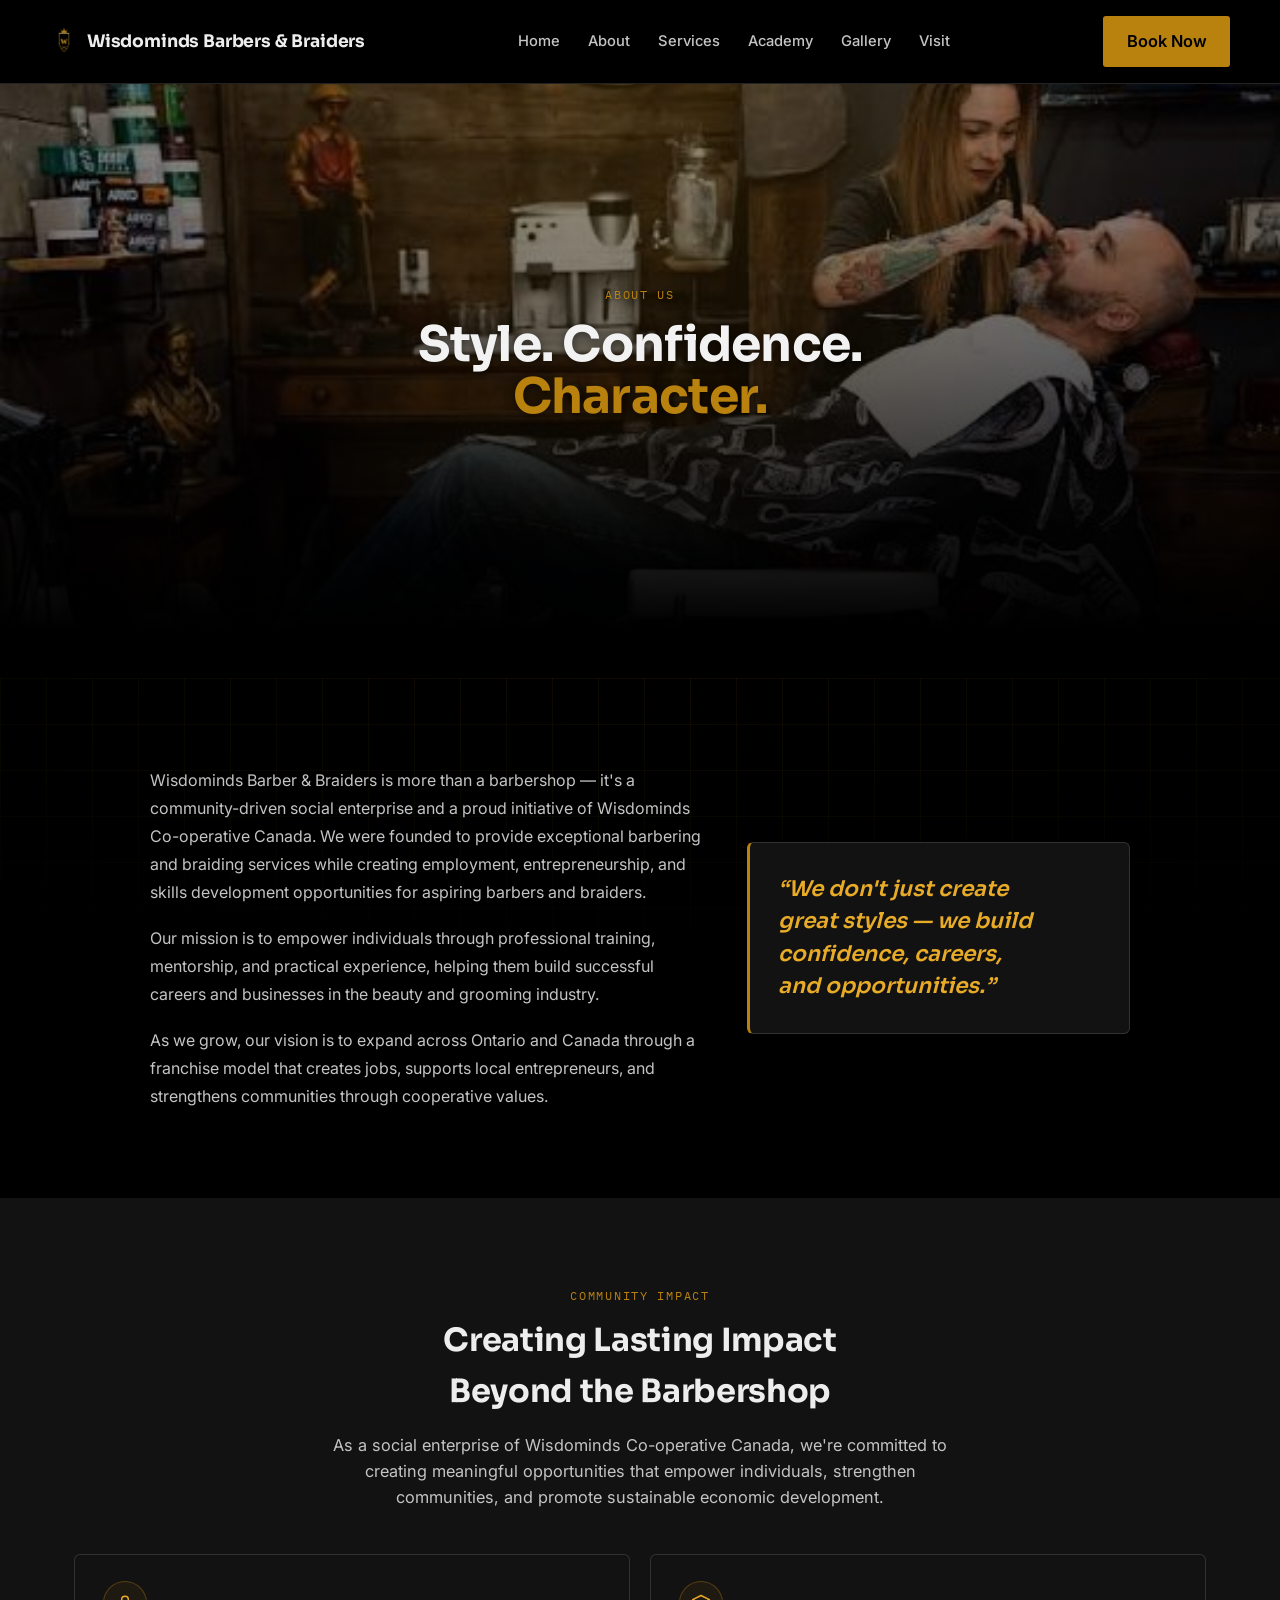
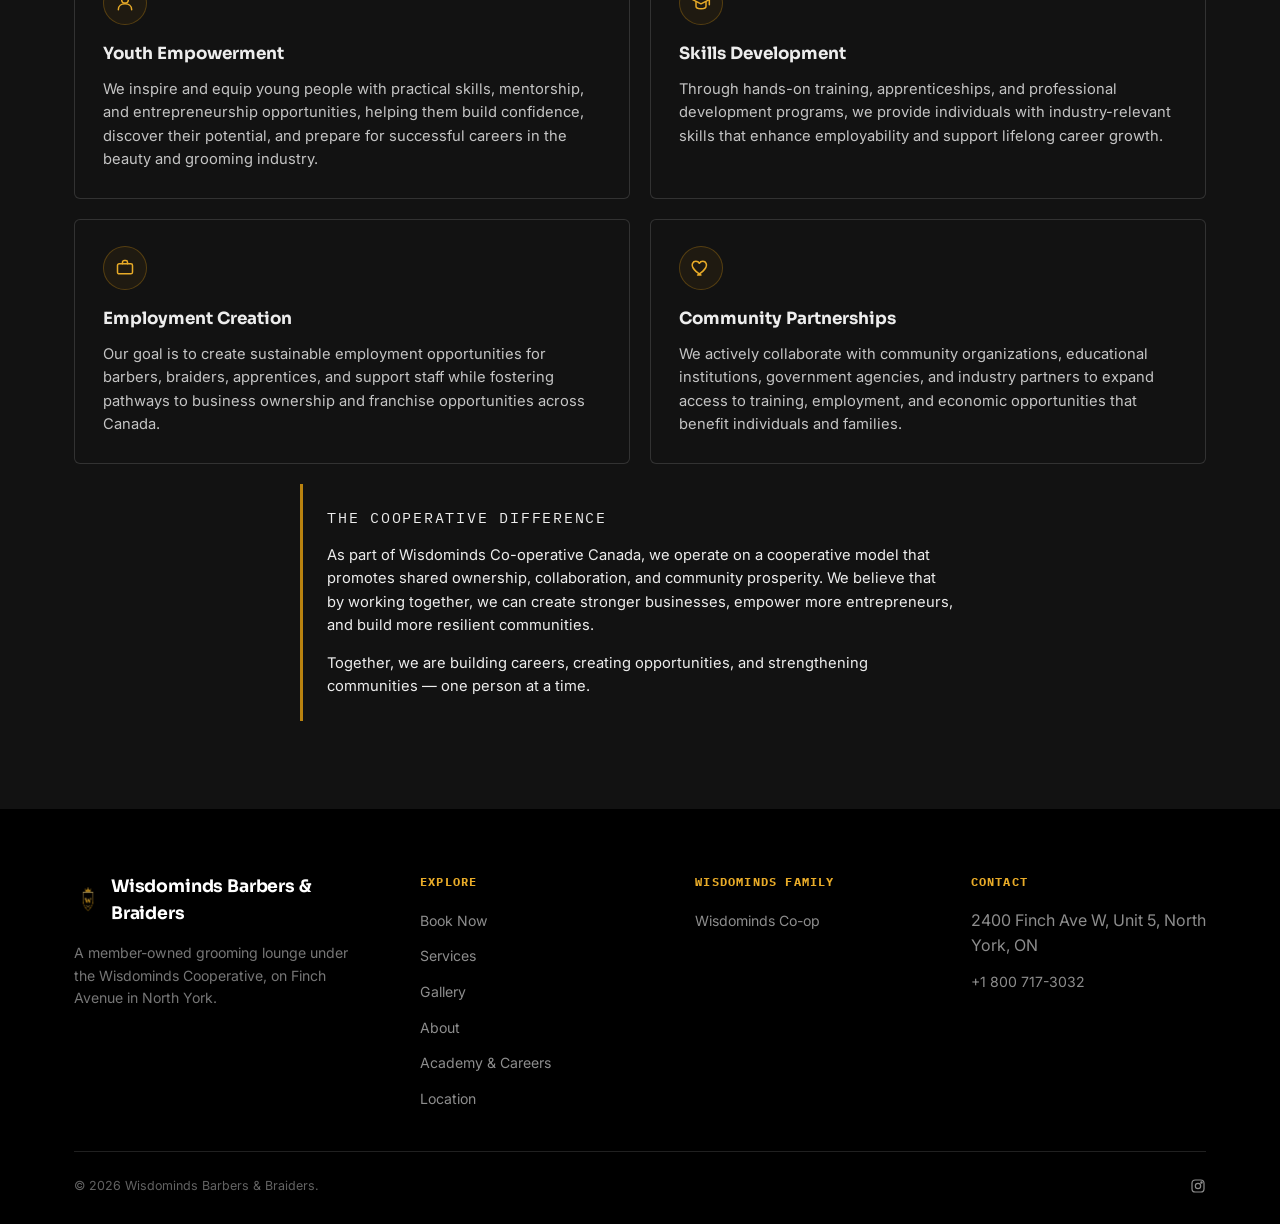
<file: about.html>
<!doctype html>
<html lang="en">
<head>
<meta charset="utf-8">
<meta name="viewport" content="width=device-width, initial-scale=1">
<link rel="icon" type="image/png" sizes="32x32" href="assets/images/Logo images/favicon-32.png">
<link rel="icon" type="image/png" sizes="64x64" href="assets/images/Logo images/favicon-64.png">
<link rel="apple-touch-icon" sizes="180x180" href="assets/images/Logo images/favicon-180.png">
<title>About Us | Wisdominds Barbers &amp; Braiders</title>
<link rel="preconnect" href="https://fonts.googleapis.com">
<link rel="preconnect" href="https://fonts.gstatic.com" crossorigin>
<link href="https://fonts.googleapis.com/css2?family=Sora:wght@600;700&family=Inter:wght@400;500;600&family=IBM+Plex+Mono:wght@500&display=swap" rel="stylesheet">
<link rel="stylesheet" href="assets/css/site.css">
</head>
<body>

<header class="site">
  <div class="header-row wrap">
    <a class="mark" href="index.html"><img src="assets/images/Logo images/logo2_icon-transparent.png" alt="" class="mark-logo"> Wisdominds Barbers &amp; Braiders</a>
    <nav class="nav-links">
      <a href="index.html">Home</a>
      <a href="about.html">About</a>
      <a href="index.html#services">Services</a>
      <a href="academy.html">Academy</a>
      <a href="gallery.html">Gallery</a>
      <a href="index.html#location">Visit</a>
    </nav>
    <div class="header-actions">
      <button class="nav-toggle" id="navToggle" type="button" aria-label="Open menu" aria-expanded="false">
        <svg viewBox="0 0 24 24" fill="none" stroke="currentColor" stroke-width="1.8" stroke-linecap="round"><path d="M4 7h16M4 12h16M4 17h16"></path></svg>
      </button>
      <a class="btn btn-gold btn-sm" href="barber-booking.html">Book Now</a>
    </div>
  </div>
</header>

<main>

  <section class="hero hero-photo page-hero">
    <div class="hero-media">
      <div class="hero-slide"></div>
      <div class="hero-slide"></div>
      <div class="hero-slide"></div>
      <div class="hero-slide"></div>
    </div>
    <div class="hero-scrim"></div>
    <div class="wrap">
      <div class="section-head center">
        <p class="section-label">About Us</p>
        <h1 class="hero-headline">Style. Confidence. <em>Character.</em></h1>
      </div>
    </div>
  </section>

  <section class="grid-backdrop">
    <div class="wrap">
      <div class="about-intro-grid">
        <div class="about-intro-copy">
          <p>Wisdominds Barber &amp; Braiders is more than a barbershop &mdash; it's a community-driven social enterprise and a proud initiative of Wisdominds Co-operative Canada. We were founded to provide exceptional barbering and braiding services while creating employment, entrepreneurship, and skills development opportunities for aspiring barbers and braiders.</p>
          <p>Our mission is to empower individuals through professional training, mentorship, and practical experience, helping them build successful careers and businesses in the beauty and grooming industry.</p>
          <p>As we grow, our vision is to expand across Ontario and Canada through a franchise model that creates jobs, supports local entrepreneurs, and strengthens communities through cooperative values.</p>
        </div>
        <div class="card about-pullquote">
          <p>&ldquo;We don't just create great styles &mdash; we build confidence, careers, and opportunities.&rdquo;</p>
        </div>
      </div>
    </div>
  </section>

  <section id="community-impact" class="alt-section">
    <div class="wrap">
      <div class="section-head center">
        <p class="section-label">Community Impact</p>
        <h2>Creating Lasting Impact Beyond the Barbershop</h2>
        <p class="section-sub" style="margin-left:auto; margin-right:auto; text-align:center;">As a social enterprise of Wisdominds Co-operative Canada, we're committed to creating meaningful opportunities that empower individuals, strengthen communities, and promote sustainable economic development.</p>
      </div>
      <div class="impact-grid">
        <div class="card impact-card">
          <div class="icon-badge">
            <svg viewBox="0 0 24 24" fill="none" stroke="currentColor" stroke-width="1.8" stroke-linecap="round" stroke-linejoin="round">
              <circle cx="12" cy="8" r="4"></circle><path d="M4 20c0-4.4 3.6-7 8-7s8 2.6 8 7"></path>
            </svg>
          </div>
          <h3>Youth Empowerment</h3>
          <p>We inspire and equip young people with practical skills, mentorship, and entrepreneurship opportunities, helping them build confidence, discover their potential, and prepare for successful careers in the beauty and grooming industry.</p>
        </div>
        <div class="card impact-card">
          <div class="icon-badge">
            <svg viewBox="0 0 24 24" fill="none" stroke="currentColor" stroke-width="1.8" stroke-linecap="round" stroke-linejoin="round">
              <path d="M12 3 2 8l10 5 10-5-10-5z"></path><path d="M6 10.5V16c0 1.7 2.7 3 6 3s6-1.3 6-3v-5.5"></path><path d="M22 8v6"></path>
            </svg>
          </div>
          <h3>Skills Development</h3>
          <p>Through hands-on training, apprenticeships, and professional development programs, we provide individuals with industry-relevant skills that enhance employability and support lifelong career growth.</p>
        </div>
        <div class="card impact-card">
          <div class="icon-badge">
            <svg viewBox="0 0 24 24" fill="none" stroke="currentColor" stroke-width="1.8" stroke-linecap="round" stroke-linejoin="round">
              <rect x="3" y="7" width="18" height="12" rx="2"></rect><path d="M9 7V5a2 2 0 0 1 2-2h2a2 2 0 0 1 2 2v2"></path>
            </svg>
          </div>
          <h3>Employment Creation</h3>
          <p>Our goal is to create sustainable employment opportunities for barbers, braiders, apprentices, and support staff while fostering pathways to business ownership and franchise opportunities across Canada.</p>
        </div>
        <div class="card impact-card">
          <div class="icon-badge">
            <svg viewBox="0 0 24 24" fill="none" stroke="currentColor" stroke-width="1.8" stroke-linecap="round" stroke-linejoin="round">
              <path d="M12 20.5s-7.2-4.6-9.8-9.1C0.6 8 1.8 4 5.8 4c2 0 3.6 1.1 4.2 2.4C10.6 5.1 12.2 4 14.2 4c4 0 5.2 4 3.6 7.4-2.6 4.5-9.8 9.1-9.8 9.1z"></path>
            </svg>
          </div>
          <h3>Community Partnerships</h3>
          <p>We actively collaborate with community organizations, educational institutions, government agencies, and industry partners to expand access to training, employment, and economic opportunities that benefit individuals and families.</p>
        </div>
      </div>
      <div class="community-badge" style="max-width:68ch; margin-left:auto; margin-right:auto;">
        <p class="community-badge-label">The Cooperative Difference</p>
        <p>As part of Wisdominds Co-operative Canada, we operate on a cooperative model that promotes shared ownership, collaboration, and community prosperity. We believe that by working together, we can create stronger businesses, empower more entrepreneurs, and build more resilient communities.</p>
        <p style="margin-bottom:0;">Together, we are building careers, creating opportunities, and strengthening communities &mdash; one person at a time.</p>
      </div>
    </div>
  </section>

</main>

<footer class="site-footer">
  <div class="wrap">
    <div class="footer-grid">
      <div class="footer-brand">
        <a class="mark" href="index.html"><img src="assets/images/Logo images/logo2_icon-transparent.png" alt="" class="mark-logo"> Wisdominds Barbers &amp; Braiders</a>
        <p>A member-owned grooming lounge under the Wisdominds Cooperative, on Finch Avenue in North York.</p>
      </div>
      <div class="footer-col">
        <h5>Explore</h5>
        <ul>
          <li><a href="barber-booking.html">Book Now</a></li>
          <li><a href="index.html#services">Services</a></li>
          <li><a href="gallery.html">Gallery</a></li>
          <li><a href="about.html">About</a></li>
          <li><a href="academy.html">Academy &amp; Careers</a></li>
          <li><a href="index.html#location">Location</a></li>
        </ul>
      </div>
      <div class="footer-col">
        <h5>Wisdominds Family</h5>
        <ul>
          <li><a href="https://wisdomindscoop.com/" target="_blank" rel="noopener">Wisdominds Co-op</a></li>
        </ul>
      </div>
      <div class="footer-col">
        <h5>Contact</h5>
        <ul>
          <li>2400 Finch Ave W, Unit 5, North York, ON</li>
          <li><a href="tel:+18007173032">+1 800 717-3032</a></li>
        </ul>
      </div>
    </div>
    <div class="footer-bottom">
      <p>&copy; 2026 Wisdominds Barbers &amp; Braiders.</p>
      <div class="social-icons">
        <a href="https://instagram.com/wisdomindsbarberbraiders" target="_blank" rel="noopener" aria-label="Instagram"><svg viewBox="0 0 24 24" fill="none" stroke="currentColor" stroke-width="1.8"><rect x="3" y="3" width="18" height="18" rx="5"></rect><circle cx="12" cy="12" r="4"></circle><circle cx="17.2" cy="6.8" r="1"></circle></svg></a>
      </div>
    </div>
  </div>
</footer>

<script src="assets/js/nav-toggle.js"></script>

</body>
</html>
</file>
<file: assets/css/site.css>
:root{
  /* fixed — do not change with theme (Wisdominds Barber & Braiders brand palette) */
  --slate: #000000;
  --slate-2: #1a1a1a;
  --gold: #B9820F;
  --gold-bright: #E8AB28;
  --gold-dim: rgba(185,130,15,.35);
  --silver: #C4C4C4;
  --silver-on-slate: rgba(196,196,196,.72);
  --live: #5fa872;
  --hairline-on-slate: rgba(196,196,196,.16);

  /* role tokens — dark is the only theme */
  --bg: #000000;
  --panel: #121212;
  --ink: #ededed;
  --text-dim: #C4C4C4;
  --hairline: rgba(196,196,196,.18);
  --header-bg-fallback: rgba(0,0,0,.9);

  --display: "Sora", -apple-system, "Helvetica Neue", Arial, sans-serif;
  --body: "Inter", -apple-system, "Helvetica Neue", Arial, sans-serif;
  --mono: "IBM Plex Mono", ui-monospace, "SF Mono", Menlo, monospace;
}

*{box-sizing:border-box;}
html{scroll-behavior:smooth;}
html,body{margin:0;padding:0;}
body{
  background:var(--bg);
  color:var(--ink);
  font-family:var(--body);
  line-height:1.6;
  -webkit-font-smoothing:antialiased;
  transition:background-color .2s ease, color .2s ease;
}
img,svg{max-width:100%;}
a{color:inherit;}
.wrap{max-width:1180px; margin:0 auto; padding:0 24px;}
.visually-hidden{
  position:absolute; width:1px; height:1px; overflow:hidden;
  clip:rect(0 0 0 0); white-space:nowrap;
}

.card{background:var(--panel); border:1px solid var(--hairline); border-radius:6px;}

/* ============ header (shared) ============ */
header.site{
  -webkit-backdrop-filter:blur(8px);
  position:sticky; top:0; z-index:20;
  background:var(--header-bg-fallback);
  background:color-mix(in srgb, var(--bg) 90%, transparent);
  backdrop-filter:blur(8px);
  border-bottom:1px solid var(--hairline);
}
.header-row{
  position:relative;
  display:flex; align-items:center; justify-content:space-between;
  gap:24px; padding:16px 0;
}
.mark{
  font-family:var(--display); font-weight:700; font-size:1.08rem;
  letter-spacing:-.01em; text-decoration:none; color:var(--ink);
  display:flex; align-items:center; gap:9px;
}
.mark-logo{height:28px; width:auto; flex-shrink:0; display:block;}
.nav-links{
  display:flex; align-items:center; gap:28px;
  font-family:var(--body); font-size:.92rem; font-weight:500;
}
.nav-links a{
  text-decoration:none; color:var(--text-dim); transition:color .15s ease;
  display:inline-flex; align-items:center; gap:5px;
}
.nav-links a:hover{color:var(--ink);}
.nav-links a svg{width:11px; height:11px; opacity:.7;}
.header-actions{display:flex; align-items:center; gap:12px;}

.nav-toggle{
  display:none;
  align-items:center; justify-content:center;
  width:38px; height:38px; padding:0; border-radius:50%;
  background:transparent; border:1px solid var(--hairline);
  color:var(--ink); cursor:pointer; flex-shrink:0;
}
.nav-toggle svg{width:18px; height:18px; display:block;}
.nav-toggle:hover{border-color:var(--gold);}
.nav-toggle:focus-visible{outline:2px solid var(--gold); outline-offset:2px;}

/* ============ buttons / links ============ */
.btn{
  display:inline-block;
  font-family:var(--body); font-weight:600; font-size:1.125rem;
  padding:15px 30px; border-radius:3px;
  text-decoration:none; cursor:pointer; border:1px solid transparent;
  transition:background .15s ease, color .15s ease, border-color .15s ease, filter .15s ease;
}
.btn-gold{background:var(--gold); color:var(--slate);}
.btn-gold:hover{filter:brightness(1.06);}
.btn-slate{background:var(--slate); color:#fff;}
.btn-slate:hover{background:var(--slate-2);}
.btn-outline{border-color:var(--hairline); color:var(--ink); background:transparent;}
.btn-outline:hover{border-color:var(--gold);}
.btn-outline-light{border-color:var(--hairline-on-slate); color:#fff; background:transparent;}
.btn-outline-light:hover{border-color:var(--gold); color:var(--gold);}
.btn-sm{padding:11.25px 22.5px; font-size:1.025rem;}

.text-link{
  display:inline-flex; align-items:center; gap:6px;
  font-family:var(--body); font-weight:600; font-size:.88rem;
  color:var(--ink); text-decoration:none;
}
.text-link svg{width:13px; height:13px; transition:transform .15s ease;}
.text-link:hover{color:var(--gold);}
.text-link:hover svg{transform:translateX(3px);}

/* ============ section shell ============ */
section{padding:88px 0; scroll-margin-top:96px;}
.section-head{margin-bottom:44px; max-width:64ch;}
.section-head.center{margin-left:auto; margin-right:auto; text-align:center;}
.section-label{
  font-family:var(--mono); font-size:.76rem; letter-spacing:.14em;
  text-transform:uppercase; color:var(--gold); margin:0 0 10px;
}
h2{
  font-family:var(--display); font-weight:700; font-size:2rem;
  letter-spacing:-.01em; margin:0; color:var(--ink); text-wrap:balance;
}
.section-sub{font-size:1.02rem; color:var(--text-dim); margin:14px 0 0;}
.alt-section{background:var(--panel);}

/* ============ home: hero ============ */
.hero{
  position:relative; overflow:hidden;
  padding:104px 0 88px;
  background:
    radial-gradient(1100px 480px at 82% -10%, color-mix(in srgb, var(--gold) 16%, transparent), transparent 60%),
    radial-gradient(700px 380px at 8% 110%, color-mix(in srgb, var(--slate) 6%, transparent), transparent 60%),
    var(--bg);
}
.hero-grid{display:grid; grid-template-columns:1.1fr .9fr; gap:56px; align-items:center;}
.eyebrow{
  font-family:var(--mono); font-size:.76rem; letter-spacing:.14em;
  text-transform:uppercase; color:var(--gold); margin:0 0 18px;
  display:flex; align-items:center; gap:10px;
}
.eyebrow::before{content:""; width:22px; height:1px; background:var(--gold);}
h1.hero-headline{
  font-family:var(--display); font-weight:700; font-size:clamp(2.2rem, 4.6vw, 3.5rem);
  line-height:1.08; letter-spacing:-.015em; margin:0; color:var(--ink);
  text-wrap:balance;
}
h1.hero-headline em{color:var(--gold); font-style:normal;}
.hero-sub{
  font-size:1.08rem; color:var(--text-dim); max-width:56ch;
  margin:22px 0 0; text-wrap:balance;
}
.hero-ctas{display:flex; gap:14px; flex-wrap:wrap; margin-top:34px;}

.hero-panel{
  background:var(--slate); border-radius:6px; padding:32px;
  position:relative; overflow:hidden;
}
.hero-panel::before{
  content:""; position:absolute; inset:0;
  background:radial-gradient(340px 220px at 90% 0%, color-mix(in srgb, var(--gold) 30%, transparent), transparent 65%);
}
.hero-panel-label{
  position:relative; font-family:var(--mono); font-size:.72rem;
  letter-spacing:.1em; text-transform:uppercase; color:var(--gold-bright);
  margin:0 0 18px;
}
.hero-stat-list{position:relative; display:flex; flex-direction:column; gap:18px;}
.hero-stat{display:flex; align-items:baseline; justify-content:space-between; gap:12px;}
.hero-stat-value{
  font-family:var(--mono); font-variant-numeric:tabular-nums;
  font-size:1.5rem; color:#fff; font-weight:500;
}
.hero-stat-label{font-size:.84rem; color:var(--silver-on-slate);}
.hero-stat + .hero-stat{padding-top:18px; border-top:1px solid var(--hairline-on-slate);}

/* ============ home: initiative switcher ============ */
.switcher-grid{display:grid; grid-template-columns:repeat(2,1fr); gap:22px;}
.switcher-card{
  padding:30px 28px; display:flex; flex-direction:column; gap:14px;
  text-decoration:none; color:inherit;
  transition:border-color .18s ease, transform .18s ease, box-shadow .18s ease;
}
.switcher-card:hover{
  border-color:var(--gold); transform:translateY(-3px);
  box-shadow:0 14px 28px -18px rgba(0,0,0,.28);
}
.switcher-icon{
  width:46px; height:46px; border-radius:50%;
  display:flex; align-items:center; justify-content:center;
  background:color-mix(in srgb, var(--gold) 14%, transparent);
  color:var(--gold);
}
.switcher-icon svg{width:22px; height:22px;}
.switcher-card h3{font-family:var(--display); font-weight:700; font-size:1.15rem; margin:0; color:var(--ink);}
.switcher-card p{font-size:.92rem; color:var(--text-dim); margin:0; flex-grow:1;}
.switcher-domain{
  font-family:var(--mono); font-size:.74rem; color:var(--text-dim);
  padding-top:12px; border-top:1px solid var(--hairline);
}
.switcher-card .text-link{margin-top:2px;}

/* ============ home: stat band ============ */
.stat-band{background:var(--slate); padding:64px 0;}
.stat-band-grid{display:grid; grid-template-columns:repeat(4,1fr); gap:24px; text-align:center;}
.stat-band .stat-value{
  font-family:var(--mono); font-variant-numeric:tabular-nums;
  font-size:2.1rem; color:var(--gold-bright); font-weight:500; margin:0;
}
.stat-band .stat-label{font-size:.86rem; color:var(--silver-on-slate); margin:8px 0 0;}

/* ============ home: events ============ */
.events-grid{display:grid; grid-template-columns:1fr 1fr; gap:20px;}
.event-card{
  border:1px solid var(--hairline); border-radius:6px; padding:24px 26px;
  display:flex; gap:20px; align-items:flex-start;
}
.event-date{
  font-family:var(--mono); text-align:center; flex-shrink:0;
  background:var(--panel); border:1px solid var(--hairline); border-radius:4px;
  padding:10px 14px; min-width:64px;
}
.event-date .month{display:block; font-size:.68rem; letter-spacing:.08em; text-transform:uppercase; color:var(--gold);}
.event-date .day{display:block; font-size:1.3rem; font-weight:600; color:var(--ink);}
.event-body h4{font-family:var(--display); font-size:1.02rem; margin:0 0 6px; color:var(--ink);}
.event-body p{font-size:.88rem; color:var(--text-dim); margin:0;}
.event-body .event-time{font-family:var(--mono); font-size:.78rem; color:var(--gold); display:block; margin-top:8px;}

/* ============ shared: testimonial / review grid ============ */
.testimonial-grid, .quotes{display:grid; grid-template-columns:repeat(3,1fr); gap:20px;}
.testimonial-card, .quote{padding:26px 24px; display:flex; flex-direction:column; gap:14px;}
.testimonial-card p, .quote p{
  font-family:var(--display); font-size:1rem; color:var(--ink);
  margin:0; text-wrap:balance;
}
.testimonial-card cite{font-style:normal; font-size:.84rem; color:var(--text-dim);}
.stars{display:flex; gap:3px;}
.stars svg{width:15px; height:15px; fill:var(--gold); color:var(--gold);}
.quote-meta{display:flex; flex-direction:column; gap:2px; padding-top:10px; border-top:1px solid var(--hairline);}
.quote-meta cite{font-family:var(--body); font-style:normal; font-weight:600; font-size:.88rem;}
.quote-meta .verified{font-family:var(--mono); font-size:.72rem; letter-spacing:.03em; color:var(--text-dim);}

/* ============ shared: CTA band ============ */
.cta-band{
  background:var(--slate); border-radius:8px;
  padding:56px 48px; text-align:center;
  position:relative; overflow:hidden;
}
.cta-band::before{
  content:""; position:absolute; inset:0;
  background:radial-gradient(600px 260px at 50% 0%, color-mix(in srgb, var(--gold) 22%, transparent), transparent 65%);
}
.cta-band > *{position:relative;}
.cta-band h2{color:#fff;}
.cta-band p{color:var(--silver-on-slate); max-width:48ch; margin:14px auto 0;}
.cta-band .hero-ctas{justify-content:center;}

/* ============ barbers page: photo hero ============ */
.hero.hero-photo{
  padding:120px 24px 72px; text-align:center; isolation:isolate;
}
.hero-media{position:absolute; inset:0; z-index:-2;}
.hero-slide{
  position:absolute; inset:0; background-size:cover; background-position:center;
  opacity:0; animation:heroSlideCycle 22s infinite;
}
.hero-slide:nth-child(1){ background-image:url("../images/Carousel Images/barbershop-cut.jpg"); animation-delay:0s; }
.hero-slide:nth-child(2){ background-image:url("../images/Carousel Images/barbershop-chair.jpg"); animation-delay:5.5s; }
.hero-slide:nth-child(3){ background-image:url("../images/Carousel Images/barbershop-interior.jpg"); animation-delay:11s; }
.hero-slide:nth-child(4){ background-image:url("../images/Carousel Images/barbershop-shave.avif"); animation-delay:16.5s; }
.hero-scrim{
  position:absolute; inset:0; z-index:-1;
  background:
    radial-gradient(ellipse at 50% -10%, color-mix(in srgb, var(--gold) 22%, transparent), transparent 60%),
    linear-gradient(180deg, rgba(0,0,0,.82), rgba(0,0,0,.88));
}
.hero-photo h1.hero-headline{
  color:#f2f2f2; text-shadow:0 2px 10px rgba(0,0,0,.5); max-width:16ch; margin:0 auto;
}
.hero-photo .hero-sub{color:var(--silver); margin-left:auto; margin-right:auto;}
.hero-photo .hero-ctas{justify-content:center;}
.hero-photo .btn-outline{border-color:rgba(196,196,196,.4); color:#f2f2f2;}
.hero-photo .btn-outline:hover{border-color:var(--gold); background:rgba(196,196,196,.12);}

.trust-row{
  display:flex; align-items:center; justify-content:center; gap:16px;
  flex-wrap:wrap; margin-top:28px;
  font-family:var(--mono); font-size:.82rem; color:var(--silver);
}
.trust-item{display:flex; align-items:center; gap:7px;}
.trust-sep{width:1px; height:14px; background:rgba(196,196,196,.35);}
.trust-item .stars svg{fill:var(--gold-bright); color:var(--gold-bright);}
.trust-dim{color:rgba(196,196,196,.6);}
.dot-live{
  width:8px; height:8px; border-radius:50%; background:var(--live);
  box-shadow:0 0 0 3px color-mix(in srgb, var(--live) 25%, transparent);
  flex-shrink:0;
}
.hero-subline{margin-top:22px;}
.hero-subline .text-link{color:#f2f2f2;}

@keyframes heroSlideCycle{
  0%{opacity:0;} 4%{opacity:1;} 23%{opacity:1;} 27%{opacity:0;} 100%{opacity:0;}
}
@media (prefers-reduced-motion:reduce){
  .hero-slide{animation:none; opacity:0;}
  .hero-slide:nth-child(1){opacity:1;}
}

/* sub-page photo hero band (about / academy) — placeholder until a team photo lands */
.page-hero.hero.hero-photo{
  padding:120px 24px 128px; min-height:66vh;
  display:flex; align-items:center;
}
.page-hero .wrap{width:100%;}
/* static base so the crossfade's brief between-slide gap never flashes black */
.page-hero .hero-media{background:#000 url("../images/Carousel Images/barbershop-interior.jpg") center/cover no-repeat;}
/* large, gradual fade of the photo's lower half into the body — no harsh seam */
.page-hero .hero-scrim{
  background:
    radial-gradient(ellipse at 50% -10%, color-mix(in srgb, var(--gold) 22%, transparent), transparent 60%),
    linear-gradient(180deg, rgba(0,0,0,.45) 0%, rgba(0,0,0,.5) 30%, var(--bg) 92%);
}
.page-hero .section-label{margin-bottom:14px; text-shadow:0 1px 6px rgba(0,0,0,.5);}
.page-hero h1.hero-headline{max-width:24ch; font-size:clamp(1.95rem, 4.6vw, 3.05rem);}
@media (max-width:640px){
  .page-hero.hero.hero-photo{min-height:54vh; padding:100px 22px 96px;}
}

/* faint grid backdrop that fades out — gives flat sections some depth */
.grid-backdrop{position:relative; isolation:isolate;}
.grid-backdrop::before{
  content:""; position:absolute; inset:0; z-index:-1; pointer-events:none;
  background-image:
    linear-gradient(to right, color-mix(in srgb, var(--gold) 8%, transparent) 1px, transparent 1px),
    linear-gradient(to bottom, color-mix(in srgb, var(--gold) 8%, transparent) 1px, transparent 1px);
  background-size:46px 46px;
  -webkit-mask-image:radial-gradient(120% 70% at 50% 0%, #000 0%, rgba(0,0,0,.5) 45%, transparent 78%);
  mask-image:radial-gradient(120% 70% at 50% 0%, #000 0%, rgba(0,0,0,.5) 45%, transparent 78%);
}

/* ============ barbers page: services ============ */
.service-category + .service-category{margin-top:44px;}
.category-label{
  font-family:var(--mono); font-size:.78rem; letter-spacing:.14em;
  text-transform:uppercase; color:var(--text-dim);
  margin:0 0 16px; padding-bottom:10px; border-bottom:1px solid var(--hairline);
}
.service-grid{display:grid; grid-template-columns:1fr 1fr; gap:16px;}
.service-card{padding:22px 24px; display:flex; flex-direction:column; gap:6px;}
.service-card-top{display:flex; align-items:baseline; justify-content:space-between; gap:12px;}
.service-card-top h4{font-family:var(--display); font-size:1.08rem; font-weight:700; margin:0; color:var(--ink);}
.service-price{
  font-family:var(--mono); font-variant-numeric:tabular-nums;
  font-size:1.1rem; color:var(--gold); white-space:nowrap;
}
.service-duration{
  font-family:var(--mono); font-size:.76rem; letter-spacing:.04em;
  text-transform:uppercase; color:var(--text-dim);
}
.service-card p{font-size:.9rem; color:var(--text-dim); margin:8px 0 4px; max-width:48ch;}
.service-card .text-link{margin-top:4px;}

/* ============ barbers page: team ============ */
.barber-grid{display:grid; grid-template-columns:repeat(3,1fr); gap:20px;}
.barber-card{padding:28px 24px; text-align:center; display:flex; flex-direction:column; align-items:center; gap:6px;}
.barber-avatar{
  width:76px; height:76px; border-radius:50%;
  display:flex; align-items:center; justify-content:center;
  background:color-mix(in srgb, var(--gold) 14%, transparent);
  border:1px solid var(--hairline);
  font-family:var(--display); font-weight:700; font-size:1.4rem; color:var(--gold);
  margin-bottom:10px;
}
.barber-card h4{font-family:var(--display); font-size:1.15rem; margin:0; color:var(--ink);}
.barber-title{font-size:.85rem; color:var(--text-dim); margin:0;}
.barber-specialty{
  font-family:var(--mono); font-size:.72rem; letter-spacing:.08em;
  text-transform:uppercase; color:var(--gold); margin:6px 0 10px;
}

/* ============ barbers page: gallery ============ */
.gallery-grid{
  display:grid; grid-template-columns:repeat(4,1fr);
  grid-auto-rows:170px; grid-auto-flow:dense; gap:10px;
}
.gallery-item{position:relative; overflow:hidden; border-radius:6px; border:1px solid var(--hairline); background:#111;}
.gallery-item img{width:100%; height:100%; object-fit:contain; display:block;}
.gallery-item.wide{grid-column:span 2;}
.gallery-item.tall{grid-row:span 2;}
.gallery-caption{text-align:center; font-family:var(--body); font-size:.9rem; color:var(--text-dim); margin:22px 0 0;}
.gallery-caption a{color:var(--gold); text-decoration:none; font-weight:600;}
.gallery-caption a:hover{text-decoration:underline;}

/* home: 2-up gallery teaser linking to the full gallery page */
.gallery-teaser{display:grid; grid-template-columns:1fr 1fr; gap:14px;}
.gallery-teaser .gallery-item{
  aspect-ratio:16/10; display:block; cursor:pointer;
  transition:border-color .18s ease, transform .18s ease;
}
.gallery-teaser .gallery-item:hover{border-color:var(--gold); transform:translateY(-3px);}
.gallery-teaser .gallery-item img{width:100%; height:100%; object-fit:cover;}
@media (max-width:640px){ .gallery-teaser{grid-template-columns:1fr;} }

/* ============ icon badge (cards) ============ */
.icon-badge{
  display:flex; align-items:center; justify-content:center;
  width:44px; height:44px; border-radius:50%; flex-shrink:0;
  background:color-mix(in srgb, var(--gold) 8%, transparent);
  border:1px solid var(--gold-dim);
  color:var(--gold-bright); margin-bottom:16px;
}
.icon-badge svg{width:20px; height:20px; display:block;}

/* ============ home: services & pricing showcase ============ */
.services-group-label{
  font-family:var(--mono); font-size:.76rem; letter-spacing:.1em; text-transform:uppercase;
  color:var(--text-dim); margin:0 0 18px;
}
.services-group-label:not(:first-of-type){margin-top:52px;}
.services-grid{display:grid; grid-template-columns:repeat(3,1fr); gap:20px;}
.services-grid .service-card{display:flex; flex-direction:column; overflow:hidden; padding:0; gap:0;}
.service-photo{aspect-ratio:4/3; overflow:hidden;}
.service-photo img{width:100%; height:100%; object-fit:cover; display:block;}
.service-info{padding:18px 20px 20px; display:flex; flex-direction:column; gap:10px; flex:1;}
.service-info h3{font-family:var(--display); font-weight:700; font-size:1.05rem; margin:0; color:var(--ink);}
.service-info .service-meta{font-family:var(--mono); font-size:.82rem; color:var(--text-dim); margin:0; flex:1;}
.service-info .btn{align-self:flex-start;}
.services-grid .service-card.no-photo .service-info{padding-top:22px;}

/* ============ about + academy: impact / program cards ============ */
.impact-grid{display:grid; grid-template-columns:repeat(2,1fr); gap:20px; margin-bottom:20px;}
.impact-card{padding:26px 28px;}
.impact-card h3{font-family:var(--display); font-weight:700; font-size:1.05rem; margin:0 0 10px; color:var(--ink);}
.impact-card p{margin:0; color:var(--text-dim); font-size:.92rem;}

/* ============ about page: intro + pull-quote ============ */
.about-intro-grid{display:grid; grid-template-columns:1.3fr .9fr; gap:44px; align-items:start; max-width:980px; margin:0 auto;}
.about-intro-copy p{margin:0 0 18px; color:var(--text-dim); font-size:1rem; line-height:1.75;}
.about-intro-copy p:last-child{margin-bottom:0;}
.about-pullquote{padding:30px 28px; border-left:3px solid var(--gold); align-self:center;}
.about-pullquote p{font-family:var(--display); font-weight:600; font-size:1.35rem; font-style:italic; color:var(--gold-bright); line-height:1.5; margin:0; text-wrap:balance;}

/* ============ academy page: careers role list ============ */
.role-list{display:flex; flex-direction:column; gap:18px; margin:0 0 20px;}
.role-row{display:flex; align-items:flex-start; gap:16px;}
.role-row .icon-badge{width:38px; height:38px; margin-bottom:0;}
.role-row .icon-badge svg{width:17px; height:17px;}
.role-row h4{font-family:var(--display); font-weight:700; font-size:.98rem; margin:0 0 4px; color:var(--ink);}
.role-row p{margin:0; color:var(--text-dim); font-size:.88rem;}
/* careers form select shares the inquiry-form styling */
.inquiry-form select{
  font-family:var(--body); font-size:.92rem; color:var(--ink);
  background:var(--bg); border:1px solid var(--hairline); border-radius:3px; padding:10px 12px;
}
.inquiry-form select:focus{outline:2px solid var(--gold); outline-offset:1px;}

@media (max-width:820px){ .services-grid{grid-template-columns:1fr 1fr;} }
@media (max-width:760px){
  .impact-grid{grid-template-columns:1fr;}
  .about-intro-grid{grid-template-columns:1fr; gap:28px;}
}
@media (max-width:560px){ .services-grid{grid-template-columns:1fr;} }

/* ============ gallery page: photo + video walls ============ */
.photo-wall{column-count:3; column-gap:12px;}
.photo-wall img{
  width:100%; display:block; margin:0 0 12px; break-inside:avoid;
  border-radius:8px; border:1px solid var(--hairline); background:var(--panel);
}
.video-wall{display:grid; grid-template-columns:repeat(2,1fr); gap:16px;}
.gallery-video{
  border-radius:8px; overflow:hidden; border:1px solid var(--hairline);
  background:#000; aspect-ratio:9/16;
}
.gallery-video video{width:100%; height:100%; object-fit:cover; display:block;}
@media (max-width:900px){ .photo-wall{column-count:2;} }
@media (max-width:560px){ .photo-wall{column-count:1;} .video-wall{grid-template-columns:1fr;} }

/* ============ barbers page: location ============ */
.location-grid{display:grid; grid-template-columns:1.1fr .9fr; gap:40px; align-items:start;}
.map-frame{border:1px solid var(--hairline); border-radius:6px; overflow:hidden; aspect-ratio:16/10; margin-bottom:22px; background:var(--panel);}
.leaflet-popup-content-wrapper, .leaflet-popup-tip{background:var(--panel); color:var(--ink);}
.leaflet-popup-content{font-family:var(--body); font-size:.88rem;}
address{font-style:normal; font-family:var(--body); color:var(--ink); line-height:1.7;}
address a{text-decoration:none; color:var(--gold);}
.hours-table{margin:20px 0;}
.hours-row{
  display:flex; justify-content:space-between; font-family:var(--mono);
  font-variant-numeric:tabular-nums; font-size:.92rem; padding:5px 0;
  border-bottom:1px dotted var(--hairline);
}
.hours-row:last-child{border-bottom:none;}
.hours-row span:first-child{color:var(--ink);}
.hours-row span:last-child{color:var(--text-dim);}
.walkin-status{display:flex; align-items:center; gap:9px; font-family:var(--mono); font-size:.85rem; color:var(--ink); margin:0;}

.inquiry-form, .signup-form{padding:26px; display:flex; flex-direction:column; gap:14px;}
.inquiry-form h3, .signup-form h3{font-family:var(--display); font-size:1.2rem; margin:0 0 4px; color:var(--ink);}
.inquiry-form label, .signup-form label{
  display:flex; flex-direction:column; gap:6px;
  font-family:var(--mono); font-size:.72rem; letter-spacing:.06em;
  text-transform:uppercase; color:var(--text-dim);
}
.inquiry-form input, .inquiry-form textarea, .signup-form input, .signup-form select{
  font-family:var(--body); font-size:.92rem; color:var(--ink);
  background:var(--bg); border:1px solid var(--hairline); border-radius:3px;
  padding:10px 12px; resize:vertical;
}
.inquiry-form input:focus, .inquiry-form textarea:focus,
.signup-form input:focus, .signup-form select:focus{outline:2px solid var(--gold); outline-offset:1px;}
.inquiry-form .btn, .signup-form .btn{align-self:flex-start; border:none;}
.form-note{font-family:var(--body); font-size:.76rem; color:var(--text-dim); margin:0; font-style:italic;}

.community-badge{margin-top:20px; padding:22px 24px; border-left:3px solid var(--gold);}
.community-badge-label{
  font-family:var(--mono); font-size:.72rem; letter-spacing:.12em;
  text-transform:uppercase; color:var(--gold); margin:0 0 8px;
}
.community-badge p{margin:0 0 14px; font-size:.92rem; color:var(--ink);}
.community-links{display:flex; flex-direction:column; gap:8px;}
.community-links a{font-family:var(--body); font-size:.86rem; font-weight:600; color:var(--ink); text-decoration:none;}
.community-links a:hover{color:var(--gold);}

/* ============ careers (academy.html) ============ */
.hiring-flyer{
  width:100%; height:auto; border-radius:8px; display:block;
  border:1px solid var(--hairline);
  box-shadow:0 18px 44px rgba(0,0,0,.55);
}
.careers-hero-grid{align-items:center;}
.benefits-grid{
  display:grid; grid-template-columns:repeat(3,1fr); gap:14px 28px; margin-top:8px;
}
.benefit-item{display:flex; align-items:flex-start; gap:11px;}
.benefit-item svg{
  width:18px; height:18px; flex:0 0 auto; margin-top:2px; color:var(--gold);
}
.benefit-item span{font-size:.92rem; color:var(--ink); line-height:1.5;}
.openings-grid{display:grid; grid-template-columns:repeat(3,1fr); gap:22px; margin-top:8px;}
.job-card{padding:26px 24px; display:flex; flex-direction:column;}
.job-card-head{display:flex; align-items:center; gap:12px; margin-bottom:12px;}
.job-card-head .icon-badge{margin-bottom:0;}
.job-card h3{font-family:var(--display); font-size:1.12rem; margin:0; color:var(--ink);}
.job-card > p{margin:0 0 18px; color:var(--text-dim); font-size:.9rem; line-height:1.65;}
.job-list-label{
  font-family:var(--mono); font-size:.68rem; letter-spacing:.1em;
  text-transform:uppercase; color:var(--gold); margin:14px 0 8px;
}
.job-list{list-style:none; margin:0; padding:0; display:flex; flex-direction:column; gap:7px;}
.job-list li{
  position:relative; padding-left:18px; font-size:.88rem;
  color:var(--text-dim); line-height:1.5;
}
.job-list li::before{
  content:""; position:absolute; left:0; top:8px; width:6px; height:6px;
  border-radius:50%; background:var(--gold);
}
.form-grid-2{display:grid; grid-template-columns:1fr 1fr; gap:14px;}
@media (max-width:960px){
  .benefits-grid{grid-template-columns:repeat(2,1fr);}
  .openings-grid{grid-template-columns:1fr;}
}
@media (max-width:560px){
  .benefits-grid{grid-template-columns:1fr;}
  .form-grid-2{grid-template-columns:1fr;}
}

/* ============ footer (shared) ============ */
footer.site-footer{background:var(--slate); color:var(--silver-on-slate); padding:64px 0 28px;}
.footer-grid{
  display:grid; grid-template-columns:1.3fr 1fr 1fr 1fr; gap:40px;
  padding-bottom:40px; border-bottom:1px solid var(--hairline-on-slate);
}
.footer-brand .mark{color:#fff;}
.footer-brand p{font-size:.88rem; margin:14px 0 0; max-width:32ch; color:rgba(196,196,196,.6);}
.footer-col h5{
  font-family:var(--mono); font-size:.74rem; letter-spacing:.1em;
  text-transform:uppercase; color:var(--gold-bright); margin:0 0 16px;
}
.footer-col ul{list-style:none; margin:0; padding:0; display:flex; flex-direction:column; gap:10px;}
.footer-col a{font-size:.88rem; text-decoration:none; color:var(--silver-on-slate);}
.footer-col a:hover{color:var(--gold-bright);}
.footer-bottom{display:flex; justify-content:space-between; align-items:center; flex-wrap:wrap; gap:16px; padding-top:24px;}
.footer-bottom p{font-size:.78rem; margin:0; color:rgba(196,196,196,.5);}
.social-icons{display:flex; gap:14px;}
.social-icons a{color:var(--silver-on-slate); display:flex; transition:color .15s ease;}
.social-icons a:hover{color:var(--gold-bright);}
.social-icons svg{width:16px; height:16px;}

/* ============ auth pages (login / register) ============ */
.auth-shell{
  min-height:calc(100dvh - 71px);
  display:flex; align-items:center; justify-content:center;
  padding:56px 24px;
  background:
    radial-gradient(900px 420px at 50% -10%, color-mix(in srgb, var(--gold) 12%, transparent), transparent 60%),
    var(--bg);
}
.auth-card{width:100%; max-width:420px; padding:36px 32px;}
.auth-card h1{
  font-family:var(--display); font-weight:700; font-size:1.5rem;
  margin:0 0 8px; color:var(--ink);
}
.auth-card .section-sub{margin:0 0 28px; font-size:.94rem;}
.auth-form{display:flex; flex-direction:column; gap:16px;}
.auth-form label{
  display:flex; flex-direction:column; gap:6px;
  font-family:var(--mono); font-size:.72rem; letter-spacing:.06em;
  text-transform:uppercase; color:var(--text-dim);
}
.auth-form input{
  font-family:var(--body); font-size:.95rem; color:var(--ink);
  background:var(--bg); border:1px solid var(--hairline); border-radius:3px;
  padding:11px 12px;
}
.auth-form input:focus{outline:2px solid var(--gold); outline-offset:1px;}
.auth-form .btn{margin-top:6px; border:none; width:100%; text-align:center;}
.auth-message{
  font-family:var(--body); font-size:.85rem; border-radius:3px;
  padding:10px 14px; display:none;
}
.auth-message.is-visible{display:block;}
.auth-message.is-error{background:color-mix(in srgb, #b3423a 12%, transparent); color:#b3423a;}
.auth-message.is-success{background:color-mix(in srgb, var(--live) 14%, transparent); color:var(--live);}
.auth-switch{
  margin:22px 0 0; text-align:center;
  font-family:var(--body); font-size:.88rem; color:var(--text-dim);
}
.auth-switch a{color:var(--gold); text-decoration:none; font-weight:600;}
.auth-switch a:hover{text-decoration:underline;}

@media (max-width:960px){
  .hero-grid{grid-template-columns:1fr;}
  .nav-toggle{display:flex;}
  .header-actions{flex-wrap:wrap; justify-content:flex-end;}
  .nav-links{
    display:none;
    position:absolute; top:100%; left:0; right:0;
    flex-direction:column; align-items:stretch; gap:0;
    background:var(--bg); border-bottom:1px solid var(--hairline);
    padding:4px 0 8px;
  }
  .nav-links.is-open{display:flex;}
  .nav-links a{padding:12px 4px; border-bottom:1px solid var(--hairline);}
  .nav-links a:last-child{border-bottom:none;}
  .switcher-grid, .testimonial-grid, .quotes, .events-grid,
  .service-grid, .barber-grid, .location-grid{grid-template-columns:1fr;}
  .stat-band-grid{grid-template-columns:repeat(2,1fr); row-gap:32px;}
  .footer-grid{grid-template-columns:1fr 1fr; row-gap:32px;}
  .gallery-grid{grid-template-columns:repeat(2,1fr);}
  .portal-grid{grid-template-columns:1fr;}
}

@media (max-width:480px){
  .header-row{gap:12px;}
  .mark{font-size:.95rem; gap:6px;}
  .header-actions{gap:8px;}
  .header-actions .btn{padding:10px 15px; font-size:.975rem;}
  .stat-band-grid{grid-template-columns:1fr;}
  .footer-grid{grid-template-columns:1fr;}
}

/* ============ portals (teacher / student) ============ */
.portal-main{padding:48px 0 88px;}
.portal-welcome{margin-bottom:40px;}
.portal-welcome h1{
  font-family:var(--display); font-weight:700; font-size:1.7rem; margin:0 0 6px; color:var(--ink);
}
.portal-welcome p{color:var(--text-dim); margin:0;}
.portal-grid{display:grid; grid-template-columns:1fr 1fr; gap:28px; align-items:start;}
.portal-section{padding:26px 28px;}
.portal-section h2{font-size:1.25rem; margin:0 0 18px;}
.portal-section.full{grid-column:1 / -1;}

.availability-form{
  display:grid; grid-template-columns:1fr 1fr 1fr auto; gap:10px; align-items:end;
  margin-bottom:22px; padding-bottom:22px; border-bottom:1px solid var(--hairline);
}
.availability-form label{
  display:flex; flex-direction:column; gap:6px;
  font-family:var(--mono); font-size:.7rem; letter-spacing:.05em;
  text-transform:uppercase; color:var(--text-dim);
}
.availability-form select, .availability-form input{
  font-family:var(--body); font-size:.9rem; color:var(--ink);
  background:var(--bg); border:1px solid var(--hairline); border-radius:3px; padding:9px 10px;
}
.availability-form .btn{padding:12.5px 22.5px; font-size:1.025rem; border:none;}

.slot-list{display:flex; flex-direction:column; gap:8px;}
.slot-row{
  display:flex; align-items:center; justify-content:space-between; gap:12px; flex-wrap:wrap;
  padding:10px 14px; background:var(--bg); border:1px solid var(--hairline); border-radius:4px;
  font-family:var(--mono); font-size:.85rem;
}
.slot-row .slot-day{color:var(--ink); font-weight:600; min-width:90px;}
.slot-row .slot-time{color:var(--text-dim); flex-grow:1;}
.slot-remove{
  background:none; border:none; color:var(--text-dim); cursor:pointer;
  font-size:1rem; line-height:1; padding:2px 6px; border-radius:3px;
}
.slot-remove:hover{color:#b3423a; background:color-mix(in srgb, #b3423a 10%, transparent);}

.booking-list{display:flex; flex-direction:column; gap:10px;}
.booking-row{
  display:flex; align-items:center; justify-content:space-between; gap:16px; flex-wrap:wrap;
  padding:14px 16px; background:var(--bg); border:1px solid var(--hairline); border-radius:4px;
}
.booking-row .booking-when{font-family:var(--mono); font-size:.82rem; color:var(--ink); min-width:180px;}
.booking-row .booking-what{font-size:.9rem; color:var(--ink);}
.booking-row .booking-who{font-size:.82rem; color:var(--text-dim);}
.booking-row .booking-tags{display:flex; gap:8px; margin-left:auto;}
.empty-note{font-size:.88rem; color:var(--text-dim); font-style:italic;}

.pill{
  display:inline-flex; align-items:center; font-family:var(--mono); font-size:.7rem;
  letter-spacing:.04em; text-transform:uppercase; padding:4px 10px; border-radius:20px;
  border:1px solid var(--hairline);
}
.pill-pending{color:#9a7b1f; border-color:#9a7b1f;}
.pill-confirmed{color:var(--live); border-color:var(--live);}
.pill-cancelled{color:#b3423a; border-color:#b3423a;}
.pill-completed{color:var(--text-dim);}
.pill-paid{color:var(--live); border-color:var(--live);}

.booking-form{display:flex; flex-direction:column; gap:14px; margin-bottom:22px; padding-bottom:22px; border-bottom:1px solid var(--hairline);}
.booking-form label{
  display:flex; flex-direction:column; gap:6px;
  font-family:var(--mono); font-size:.7rem; letter-spacing:.05em;
  text-transform:uppercase; color:var(--text-dim);
}
.booking-form select{
  font-family:var(--body); font-size:.92rem; color:var(--ink);
  background:var(--bg); border:1px solid var(--hairline); border-radius:3px; padding:10px 12px;
}
.booking-form .btn{border:none; align-self:flex-start;}

.slot-picker{display:flex; flex-wrap:wrap; gap:8px;}
.slot-pick-btn{
  font-family:var(--mono); font-size:.82rem; color:var(--ink);
  background:var(--bg); border:1px solid var(--hairline); border-radius:20px;
  padding:8px 16px; cursor:pointer; transition:border-color .15s ease, background .15s ease;
}
.slot-pick-btn:hover{border-color:var(--gold); background:color-mix(in srgb, var(--gold) 8%, transparent);}

/* ============ admin portal: section head + filter row ============ */
.portal-section-head{
  display:flex; align-items:center; justify-content:space-between; gap:12px; margin-bottom:18px;
}
.portal-section-head h2{margin:0;}
.portal-section-head .btn{border:none; padding:11.25px 20px; font-size:1.025rem; white-space:nowrap;}

.filter-row{
  display:flex; flex-wrap:wrap; gap:14px; align-items:end;
  margin-bottom:18px; padding-bottom:18px; border-bottom:1px solid var(--hairline);
}
.filter-row label{
  display:flex; flex-direction:column; gap:6px; min-width:150px;
  font-family:var(--mono); font-size:.7rem; letter-spacing:.05em;
  text-transform:uppercase; color:var(--text-dim);
}
.filter-row select, .filter-row input{
  font-family:var(--body); font-size:.88rem; color:var(--ink);
  background:var(--bg); border:1px solid var(--hairline); border-radius:3px; padding:8px 10px;
}

/* ============ admin portal: modal ============ */
.modal-overlay{
  position:fixed; inset:0; z-index:60; background:rgba(0,0,0,.55);
  display:flex; align-items:flex-start; justify-content:center;
  padding:48px 20px; overflow-y:auto;
}
.modal-overlay[hidden]{display:none;}
.modal{
  width:100%; max-width:520px; padding:28px 30px; position:relative;
}
.modal-head{display:flex; align-items:center; justify-content:space-between; gap:12px; margin-bottom:18px;}
.modal-head h3{font-family:var(--display); font-size:1.15rem; margin:0; color:var(--ink);}
.modal-close{
  background:none; border:none; color:var(--text-dim); cursor:pointer;
  font-size:1.1rem; line-height:1; padding:4px 8px; border-radius:3px;
}
.modal-close:hover{color:var(--ink); background:color-mix(in srgb, var(--ink) 8%, transparent);}
.modal .booking-form, .modal .availability-form{margin-bottom:0; padding-bottom:0; border-bottom:none;}
.modal-service-form{grid-template-columns:1fr 1fr;}

.oversight-section{margin-top:28px;}
.oversight-filter-label{max-width:220px; display:inline-block;}
.oversight-list{margin-top:16px;}

/* ============ admin portal: inline service edit ============ */
.slot-edit-btn{
  background:none; border:none; color:var(--text-dim); cursor:pointer;
  font-size:.95rem; line-height:1; padding:2px 6px; border-radius:3px;
}
.slot-edit-btn:hover{color:var(--gold); background:color-mix(in srgb, var(--gold) 10%, transparent);}
.slot-edit-form{
  flex-basis:100%; display:flex; flex-wrap:wrap; gap:10px; align-items:end;
  margin-top:10px; padding-top:10px; border-top:1px solid var(--hairline);
}
.slot-edit-form label{
  display:flex; flex-direction:column; gap:5px; min-width:110px;
  font-family:var(--mono); font-size:.68rem; letter-spacing:.05em;
  text-transform:uppercase; color:var(--text-dim);
}
.slot-edit-form input{
  font-family:var(--body); font-size:.86rem; color:var(--ink);
  background:var(--bg); border:1px solid var(--hairline); border-radius:3px; padding:7px 9px;
}
.slot-edit-form .btn{border:none; padding:10px 17.5px; font-size:1rem;}

/* ============ music page: promo strip ============ */
.camp-strip{
  background:var(--slate); border-radius:8px; padding:36px 40px;
  display:flex; align-items:center; justify-content:space-between; gap:24px;
  flex-wrap:wrap; position:relative; overflow:hidden;
}
.camp-strip::before{
  content:""; position:absolute; inset:0;
  background:radial-gradient(500px 220px at 90% 0%, color-mix(in srgb, var(--gold) 26%, transparent), transparent 65%);
}
.camp-strip > *{position:relative;}
.camp-strip-label{
  font-family:var(--mono); font-size:.74rem; letter-spacing:.12em;
  text-transform:uppercase; color:var(--gold-bright); margin:0 0 8px;
}
.camp-strip h3{font-family:var(--display); font-size:1.4rem; color:#fff; margin:0;}
.camp-strip p{color:var(--silver-on-slate); margin:8px 0 0; max-width:52ch; font-size:.94rem;}

/* ============ music page: audience cards ============ */
.audience-grid{display:grid; grid-template-columns:repeat(4,1fr); gap:20px;}
.audience-card{padding:28px 24px; display:flex; flex-direction:column; gap:12px;}
.audience-icon{
  width:44px; height:44px; border-radius:50%;
  display:flex; align-items:center; justify-content:center;
  background:color-mix(in srgb, var(--gold) 14%, transparent); color:var(--gold);
}
.audience-icon svg{width:20px; height:20px;}
.audience-card h3{font-family:var(--display); font-size:1.05rem; margin:0; color:var(--ink);}
.audience-card p{font-size:.88rem; color:var(--text-dim); margin:0; flex-grow:1;}

/* ============ music page: studio stats ============ */
.studio-panel{
  background:var(--panel); border-radius:8px; padding:36px 40px;
  display:grid; grid-template-columns:repeat(4,1fr); gap:24px; text-align:center;
  margin-top:44px;
}
.studio-panel .stat-value{
  font-family:var(--mono); font-variant-numeric:tabular-nums; font-size:1.5rem;
  color:var(--gold); font-weight:500; margin:0;
}
.studio-panel .stat-label{font-size:.84rem; color:var(--text-dim); margin:8px 0 0;}

/* ============ music page: instructors ============ */
.instructor-grid{display:grid; grid-template-columns:repeat(3,1fr); gap:20px;}
.instructor-card{
  padding:28px 24px; text-align:center;
  display:flex; flex-direction:column; align-items:center; gap:6px;
}
.instructor-avatar{
  width:76px; height:76px; border-radius:50%;
  display:flex; align-items:center; justify-content:center;
  background:color-mix(in srgb, var(--gold) 14%, transparent);
  border:1px solid var(--hairline);
  font-family:var(--display); font-weight:700; font-size:1.4rem; color:var(--gold);
  margin-bottom:10px;
}
.instructor-card h4{font-family:var(--display); font-size:1.12rem; margin:0; color:var(--ink);}
.instructor-title{font-size:.85rem; color:var(--text-dim); margin:0;}
.instructor-specialty{
  font-family:var(--mono); font-size:.72rem; letter-spacing:.08em;
  text-transform:uppercase; color:var(--gold); margin:6px 0 10px;
}

/* ============ music page: how-it-works + faq ============ */
.signup-grid{display:grid; grid-template-columns:1fr 1fr; gap:40px; align-items:start;}
.step-list{display:flex; flex-direction:column; gap:22px; margin:0 0 32px; padding:0; list-style:none;}
.step-list li{display:flex; gap:16px; align-items:flex-start;}
.step-num{
  font-family:var(--mono); font-size:.82rem; color:var(--gold);
  border:1px solid var(--hairline); border-radius:50%;
  width:30px; height:30px; flex-shrink:0;
  display:flex; align-items:center; justify-content:center;
}
.step-body h4{font-family:var(--display); font-size:.98rem; margin:0 0 4px; color:var(--ink);}
.step-body p{font-size:.86rem; color:var(--text-dim); margin:0;}

.faq{margin-top:56px;}
.faq-item{border-bottom:1px solid var(--hairline); padding:18px 0;}
.faq-item summary{
  font-family:var(--display); font-size:1rem; color:var(--ink);
  cursor:pointer; list-style:none; display:flex; justify-content:space-between;
  align-items:center; gap:16px;
}
.faq-item summary::-webkit-details-marker{display:none;}
.faq-item summary::after{
  content:"+"; font-family:var(--mono); font-size:1.2rem; color:var(--gold);
  flex-shrink:0; transition:transform .15s ease;
}
.faq-item[open] summary::after{transform:rotate(45deg);}
.faq-item p{font-size:.92rem; color:var(--text-dim); margin:12px 0 0; max-width:64ch;}

@media (max-width:960px){
  .audience-grid, .instructor-grid{grid-template-columns:1fr;}
  .signup-grid{grid-template-columns:1fr;}
  .camp-strip{flex-direction:column; align-items:flex-start;}
  .studio-panel{grid-template-columns:repeat(2,1fr);}
}
@media (max-width:600px){
  .studio-panel{grid-template-columns:1fr;}
  .availability-form{grid-template-columns:1fr; gap:12px;}
}

/* ============ barbers homepage: full-bleed photo hero ============ */
.book-hero{
  position:relative; isolation:isolate; overflow:hidden;
  min-height:calc(100dvh - 71px);
  display:flex; align-items:center; justify-content:center; text-align:center;
  padding:80px 24px;
}
.book-hero .hero-media, .book-hero .hero-slide{position:absolute; inset:0;}
.book-hero .hero-scrim{
  position:absolute; inset:0; z-index:-1;
  background:linear-gradient(180deg, rgba(0,0,0,.55), rgba(0,0,0,.82));
}
.book-hero-inner{position:relative; max-width:720px;}
.hero-logo{
  display:block; width:340px; max-width:80vw; height:auto; margin:0 auto 20px;
  filter:drop-shadow(0 6px 24px rgba(0,0,0,.45));
}
.book-hero .eyebrow{justify-content:center; color:var(--gold-bright);}
.book-hero h1{
  font-family:var(--display); font-weight:700; color:#f2f2f2;
  font-size:clamp(2.4rem, 6vw, 4.2rem); line-height:1.04; letter-spacing:-.02em;
  margin:0; text-shadow:0 2px 16px rgba(0,0,0,.55); text-wrap:balance;
}
.book-hero p.lead{
  color:var(--silver); font-size:1.12rem; margin:22px auto 0; max-width:44ch; text-wrap:balance;
}
.book-hero .book-cta{margin-top:38px; display:flex; gap:14px; justify-content:center; flex-wrap:wrap;}
.book-hero .btn-gold{padding:20px 50px; font-size:1.25rem; border-radius:4px;}
.book-hero .btn-outline{border-color:rgba(196,196,196,.45); color:#f2f2f2;}
.book-hero .btn-outline:hover{border-color:var(--gold); background:rgba(196,196,196,.12);}
.book-hero .scroll-hint{
  position:absolute; bottom:26px; left:50%; transform:translateX(-50%);
  color:var(--silver); font-family:var(--mono); font-size:.72rem; letter-spacing:.14em;
  text-transform:uppercase; opacity:.85;
}

/* ============ booking wizard ============ */
.wizard-main{padding:40px 0 80px;}
.wizard-progress{
  display:flex; align-items:center; justify-content:center; gap:10px;
  margin:0 auto 34px; max-width:560px; flex-wrap:wrap;
}
.wizard-progress .step{
  display:flex; align-items:center; gap:9px;
  font-family:var(--mono); font-size:.74rem; letter-spacing:.06em;
  text-transform:uppercase; color:var(--text-dim);
}
.wizard-progress .step .num{
  width:26px; height:26px; border-radius:50%; flex-shrink:0;
  display:flex; align-items:center; justify-content:center;
  border:1px solid var(--hairline); background:var(--bg); color:var(--text-dim);
  font-size:.8rem;
}
.wizard-progress .step.is-active .num{background:var(--gold); border-color:var(--gold); color:var(--slate);}
.wizard-progress .step.is-active{color:var(--ink);}
.wizard-progress .step.is-done .num{background:color-mix(in srgb, var(--gold) 22%, transparent); border-color:var(--gold); color:var(--gold);}
.wizard-progress .sep{width:24px; height:1px; background:var(--hairline);}

.wizard-viewport{
  position:relative; overflow:hidden;
  height:auto; transition:height .4s ease;
}
.wizard-track{
  display:flex; width:400%;
  transition:transform .5s cubic-bezier(.4,0,.2,1);
}
.wizard-step{
  width:25%; flex-shrink:0; padding:2px 4px;
  align-self:flex-start;
}
.wizard-step h2{font-size:1.5rem; margin:0 0 6px;}
.wizard-step .step-sub{color:var(--text-dim); margin:0 0 26px; font-size:.98rem;}

.wizard-fade{
  position:absolute; inset:0; z-index:5; background:var(--bg);
  opacity:0; pointer-events:none; transition:opacity .28s ease;
}
.wizard-fade.is-on{opacity:1;}

.wizard-back{
  background:none; border:none; cursor:pointer; padding:4px 0; margin:0 0 14px;
  display:inline-flex; align-items:center; gap:7px;
  font-family:var(--body); font-weight:600; font-size:.86rem; color:var(--text-dim);
}
.wizard-back:hover{color:var(--gold);}
.wizard-back svg{width:14px; height:14px;}

/* service cards */
.service-select-grid{display:grid; grid-template-columns:repeat(3,1fr); gap:16px;}
.service-pick{
  text-align:left; cursor:pointer; overflow:hidden; padding:0;
  background:var(--panel); border:1px solid var(--hairline); border-radius:8px;
  display:flex; flex-direction:column;
  transition:border-color .16s ease, transform .16s ease, box-shadow .16s ease;
}
.service-pick:hover{border-color:var(--gold); transform:translateY(-3px); box-shadow:0 16px 30px -20px rgba(0,0,0,.35);}
.service-pick:focus-visible{outline:2px solid var(--gold); outline-offset:2px;}
.service-pick .thumb{
  aspect-ratio:16/10; background-size:cover; background-position:center;
  background-color:color-mix(in srgb, var(--gold) 12%, transparent);
}
.service-pick .body{padding:16px 18px 18px; display:flex; flex-direction:column; gap:6px; flex-grow:1;}
.service-pick .body h4{font-family:var(--display); font-weight:700; font-size:1.05rem; margin:0; color:var(--ink);}
.service-pick .meta{display:flex; align-items:baseline; justify-content:space-between; gap:10px; margin-top:auto;}
.service-pick .price{font-family:var(--mono); font-variant-numeric:tabular-nums; color:var(--gold); font-size:1.05rem;}
.service-pick .dur{font-family:var(--mono); font-size:.74rem; text-transform:uppercase; letter-spacing:.04em; color:var(--text-dim);}
.service-pick .desc{font-size:.86rem; color:var(--text-dim); margin:0;}

/* barber options */
.barber-options{display:grid; grid-template-columns:repeat(3,1fr); gap:14px; margin-bottom:30px;}
.barber-pick{
  cursor:pointer; text-align:center; padding:22px 18px;
  background:var(--panel); border:1px solid var(--hairline); border-radius:8px;
  display:flex; flex-direction:column; align-items:center; gap:6px;
  transition:border-color .16s ease, transform .16s ease;
}
.barber-pick:hover{border-color:var(--gold); transform:translateY(-2px);}
.barber-pick.is-selected{border-color:var(--gold); box-shadow:0 0 0 1px var(--gold) inset;}
.barber-pick:focus-visible{outline:2px solid var(--gold); outline-offset:2px;}
.barber-pick .avatar{
  width:60px; height:60px; border-radius:50%;
  display:flex; align-items:center; justify-content:center;
  background:color-mix(in srgb, var(--gold) 16%, transparent);
  font-family:var(--display); font-weight:700; font-size:1.2rem; color:var(--gold);
}
.barber-pick h4{font-family:var(--display); font-size:1rem; margin:6px 0 0; color:var(--ink);}
.barber-pick .role{font-size:.8rem; color:var(--text-dim); margin:0;}

/* date + time picker */
.slot-block-label{
  font-family:var(--mono); font-size:.74rem; letter-spacing:.1em; text-transform:uppercase;
  color:var(--text-dim); margin:0 0 12px;
}
.date-pills{display:flex; gap:8px; overflow-x:auto; padding-bottom:6px; margin-bottom:22px;}
.date-pill{
  flex-shrink:0; cursor:pointer; text-align:center; min-width:76px;
  padding:10px 12px; border-radius:8px;
  background:var(--bg); border:1px solid var(--hairline);
  font-family:var(--mono); transition:border-color .15s ease, background .15s ease;
}
.date-pill:hover{border-color:var(--gold);}
.date-pill.is-selected{background:var(--gold); border-color:var(--gold);}
.date-pill.is-selected .dp-dow, .date-pill.is-selected .dp-day, .date-pill.is-selected .dp-mon{color:var(--slate);}
.date-pill .dp-dow{display:block; font-size:.68rem; letter-spacing:.06em; text-transform:uppercase; color:var(--text-dim);}
.date-pill .dp-day{display:block; font-size:1.3rem; font-weight:600; color:var(--ink);}
.date-pill .dp-mon{display:block; font-size:.66rem; text-transform:uppercase; color:var(--text-dim);}
.time-grid{display:flex; flex-wrap:wrap; gap:9px;}
.time-btn{
  font-family:var(--mono); font-size:.85rem; color:var(--ink); cursor:pointer;
  background:var(--bg); border:1px solid var(--hairline); border-radius:22px; padding:9px 18px;
  transition:border-color .15s ease, background .15s ease;
}
.time-btn:hover{border-color:var(--gold); background:color-mix(in srgb, var(--gold) 8%, transparent);}
.time-btn:focus-visible{outline:2px solid var(--gold); outline-offset:2px;}

/* payment step */
.pay-layout{display:grid; grid-template-columns:1fr 1fr; gap:28px; align-items:start;}
.pay-summary{padding:24px 26px;}
.pay-summary h3{font-family:var(--display); font-size:1.1rem; margin:0 0 16px; color:var(--ink);}
.pay-summary-row{display:flex; justify-content:space-between; gap:14px; padding:9px 0; border-bottom:1px dotted var(--hairline); font-size:.92rem;}
.pay-summary-row:last-of-type{border-bottom:none;}
.pay-summary-row .k{color:var(--text-dim);}
.pay-summary-row .v{color:var(--ink); text-align:right;}
.pay-summary-total{display:flex; justify-content:space-between; margin-top:14px; padding-top:14px; border-top:1px solid var(--hairline);}
.pay-summary-total .k{font-family:var(--display); font-weight:600;}
.pay-summary-total .v{font-family:var(--mono); font-size:1.25rem; color:var(--gold);}
.pay-form{display:flex; flex-direction:column; gap:15px;}
.pay-form label{
  display:flex; flex-direction:column; gap:6px;
  font-family:var(--mono); font-size:.72rem; letter-spacing:.06em; text-transform:uppercase; color:var(--text-dim);
}
.pay-form input{
  font-family:var(--body); font-size:.95rem; color:var(--ink);
  background:var(--bg); border:1px solid var(--hairline); border-radius:4px; padding:11px 12px;
}
.pay-form input:focus{outline:2px solid var(--gold); outline-offset:1px;}
.card-field-label{font-family:var(--mono); font-size:.72rem; letter-spacing:.06em; text-transform:uppercase; color:var(--text-dim); margin:2px 0 -6px;}
#card-container{
  min-height:52px; padding:4px 2px;
  border:1px solid var(--hairline); border-radius:4px; background:var(--bg);
}
.pay-btn{border:none; width:100%; text-align:center; padding:18.75px; font-size:1.25rem; margin-top:4px;}
.pay-note{font-size:.76rem; color:var(--text-dim); margin:0; display:flex; align-items:center; gap:7px;}
.pay-message{
  font-family:var(--body); font-size:.86rem; border-radius:4px; padding:10px 14px; display:none;
}
.pay-message.is-visible{display:block;}
.pay-message.is-error{background:color-mix(in srgb, #b3423a 12%, transparent); color:#b3423a;}
.pay-message.is-info{background:color-mix(in srgb, var(--gold) 14%, transparent); color:var(--ink);}

/* confirmation step */
.confirm-wrap{text-align:center; max-width:520px; margin:0 auto; padding:20px 0;}
.confirm-check{
  width:74px; height:74px; border-radius:50%; margin:0 auto 22px;
  display:flex; align-items:center; justify-content:center;
  background:color-mix(in srgb, var(--live) 16%, transparent); color:var(--live);
}
.confirm-check svg{width:38px; height:38px;}
.confirm-wrap h2{font-size:1.7rem;}
.confirm-card{padding:22px 26px; margin:24px 0; text-align:left;}
.confirm-card .pay-summary-row .v{font-weight:600;}
.empty-note.center{text-align:center; padding:24px 0;}

@media (max-width:820px){
  .service-select-grid{grid-template-columns:1fr 1fr;}
  .barber-options{grid-template-columns:1fr 1fr;}
  .pay-layout{grid-template-columns:1fr;}
}
@media (max-width:520px){
  .service-select-grid{grid-template-columns:1fr;}
  .barber-options{grid-template-columns:1fr;}
  .wizard-progress .step .label{display:none;}
  .hero-logo{width:230px; margin-bottom:16px;}
}

/* ============ admin: shared shell ============ */
.admin-topbar{
  display:flex; align-items:flex-end; justify-content:space-between;
  gap:20px; flex-wrap:wrap; margin-bottom:26px;
}
.admin-topbar h1{
  font-family:var(--display); font-weight:700; font-size:1.7rem; margin:0 0 6px; color:var(--ink);
}
.admin-topbar p{color:var(--text-dim); margin:0;}
.admin-tabs{display:flex; gap:8px; background:var(--panel); border:1px solid var(--hairline); border-radius:8px; padding:4px;}
.admin-tabs a{
  text-decoration:none; color:var(--text-dim); font-family:var(--body); font-weight:600;
  font-size:.86rem; padding:8px 16px; border-radius:6px; transition:background .15s ease, color .15s ease;
}
.admin-tabs a:hover{color:var(--ink);}
.admin-tabs a.is-active{background:var(--gold); color:var(--slate);}

/* ============ admin calendar ============ */
.cal-toolbar{
  display:flex; align-items:center; justify-content:space-between;
  gap:16px; flex-wrap:wrap; margin-bottom:18px;
}
.cal-nav{display:flex; align-items:center; gap:10px;}
.cal-nav button{
  width:34px; height:34px; border-radius:8px; cursor:pointer;
  background:var(--bg); border:1px solid var(--hairline); color:var(--ink);
  display:flex; align-items:center; justify-content:center;
}
.cal-nav button:hover{border-color:var(--gold);}
.cal-nav .cal-today{width:auto; padding:0 14px; font-family:var(--body); font-weight:600; font-size:.84rem;}
.cal-title{font-family:var(--display); font-weight:700; font-size:1.25rem; color:var(--ink); min-width:180px;}
.cal-controls{display:flex; align-items:center; gap:12px; flex-wrap:wrap;}
.cal-views{display:flex; background:var(--panel); border:1px solid var(--hairline); border-radius:8px; padding:3px;}
.cal-views button{
  background:none; border:none; cursor:pointer; padding:7px 15px; border-radius:6px;
  font-family:var(--body); font-weight:600; font-size:.82rem; color:var(--text-dim);
}
.cal-views button.is-active{background:var(--gold); color:var(--slate);}
.cal-filter{
  font-family:var(--body); font-size:.85rem; color:var(--ink);
  background:var(--bg); border:1px solid var(--hairline); border-radius:8px; padding:8px 12px;
}

.cal-weekhead{
  display:grid; grid-template-columns:repeat(7,1fr); gap:6px; margin-bottom:6px;
}
.cal-weekhead span{
  font-family:var(--mono); font-size:.72rem; letter-spacing:.08em; text-transform:uppercase;
  color:var(--text-dim); text-align:center; padding:4px 0;
}
.cal-grid{display:grid; grid-template-columns:repeat(7,1fr); gap:6px;}
.cal-cell{
  min-height:112px; background:var(--panel); border:1px solid var(--hairline); border-radius:8px;
  padding:8px; display:flex; flex-direction:column; gap:5px; cursor:pointer;
  transition:border-color .15s ease;
}
.cal-cell:hover{border-color:var(--gold);}
.cal-cell.is-other{opacity:.45;}
.cal-cell.is-today{border-color:var(--gold); box-shadow:0 0 0 1px var(--gold) inset;}
.cal-date{font-family:var(--mono); font-size:.82rem; color:var(--ink); font-weight:600;}
.cal-cell.is-today .cal-date{color:var(--gold);}
.cal-chip{
  display:flex; align-items:center; gap:6px; width:100%;
  background:var(--bg); border:1px solid var(--hairline); border-left:3px solid var(--gold);
  border-radius:4px; padding:3px 7px; cursor:pointer; text-align:left;
  font-family:var(--body); font-size:.74rem; color:var(--ink);
  overflow:hidden; white-space:nowrap; text-overflow:ellipsis;
}
.cal-chip:hover{border-color:var(--gold);}
.cal-chip.is-confirmed{border-left-color:var(--live);}
.cal-chip.is-pending{border-left-color:var(--gold);}
.cal-chip.is-cancelled{border-left-color:#b3423a; opacity:.6; text-decoration:line-through;}
.cal-chip .ct{font-family:var(--mono); font-size:.7rem; color:var(--text-dim); flex-shrink:0;}
.cal-chip .cl{overflow:hidden; text-overflow:ellipsis;}
.cal-more{
  background:none; border:none; cursor:pointer; text-align:left; padding:2px 4px;
  font-family:var(--mono); font-size:.7rem; color:var(--gold);
}
.cal-more:hover{text-decoration:underline;}

/* agenda view */
.agenda{display:flex; flex-direction:column; gap:22px;}
.agenda-day{display:flex; flex-direction:column; gap:8px;}
.agenda-daylabel{
  font-family:var(--display); font-weight:700; font-size:1rem; color:var(--ink);
  padding-bottom:8px; border-bottom:1px solid var(--hairline);
  display:flex; align-items:center; gap:10px;
}
.agenda-daylabel.is-past{color:var(--text-dim);}
.agenda-daylabel .count{font-family:var(--mono); font-size:.74rem; color:var(--text-dim); font-weight:500;}
.agenda-row{
  display:flex; align-items:center; gap:14px; flex-wrap:wrap; cursor:pointer;
  padding:12px 16px; background:var(--panel); border:1px solid var(--hairline);
  border-left:3px solid var(--gold); border-radius:6px;
  transition:border-color .15s ease;
}
.agenda-row:hover{border-color:var(--gold);}
.agenda-row.is-confirmed{border-left-color:var(--live);}
.agenda-row.is-cancelled{border-left-color:#b3423a; opacity:.65;}
.agenda-row .ag-time{font-family:var(--mono); font-size:.85rem; color:var(--ink); min-width:150px;}
.agenda-row .ag-svc{font-weight:600; color:var(--ink);}
.agenda-row .ag-who{font-size:.86rem; color:var(--text-dim);}
.agenda-row .ag-tags{display:flex; gap:8px; margin-left:auto;}

/* booking detail modal body */
.detail-list{display:flex; flex-direction:column;}
.detail-row{display:flex; justify-content:space-between; gap:14px; padding:11px 0; border-bottom:1px dotted var(--hairline); font-size:.92rem;}
.detail-row:last-child{border-bottom:none;}
.detail-row .k{color:var(--text-dim); font-family:var(--mono); font-size:.74rem; letter-spacing:.05em; text-transform:uppercase;}
.detail-row .v{color:var(--ink); text-align:right; word-break:break-word;}
.detail-row .v a{color:var(--gold); text-decoration:none;}
.modal-actions{display:flex; gap:10px; margin-top:20px;}

@media (max-width:760px){
  .cal-cell{min-height:84px; padding:5px;}
  .cal-chip .cl{display:none;}
  .agenda-row .ag-time{min-width:120px;}
}
@media (max-width:520px){
  .cal-toolbar{gap:10px;}
  .cal-title{font-size:1.05rem; min-width:0;}
  .cal-weekhead span{font-size:.62rem;}
  .cal-cell{min-height:64px;}
}
</file>
